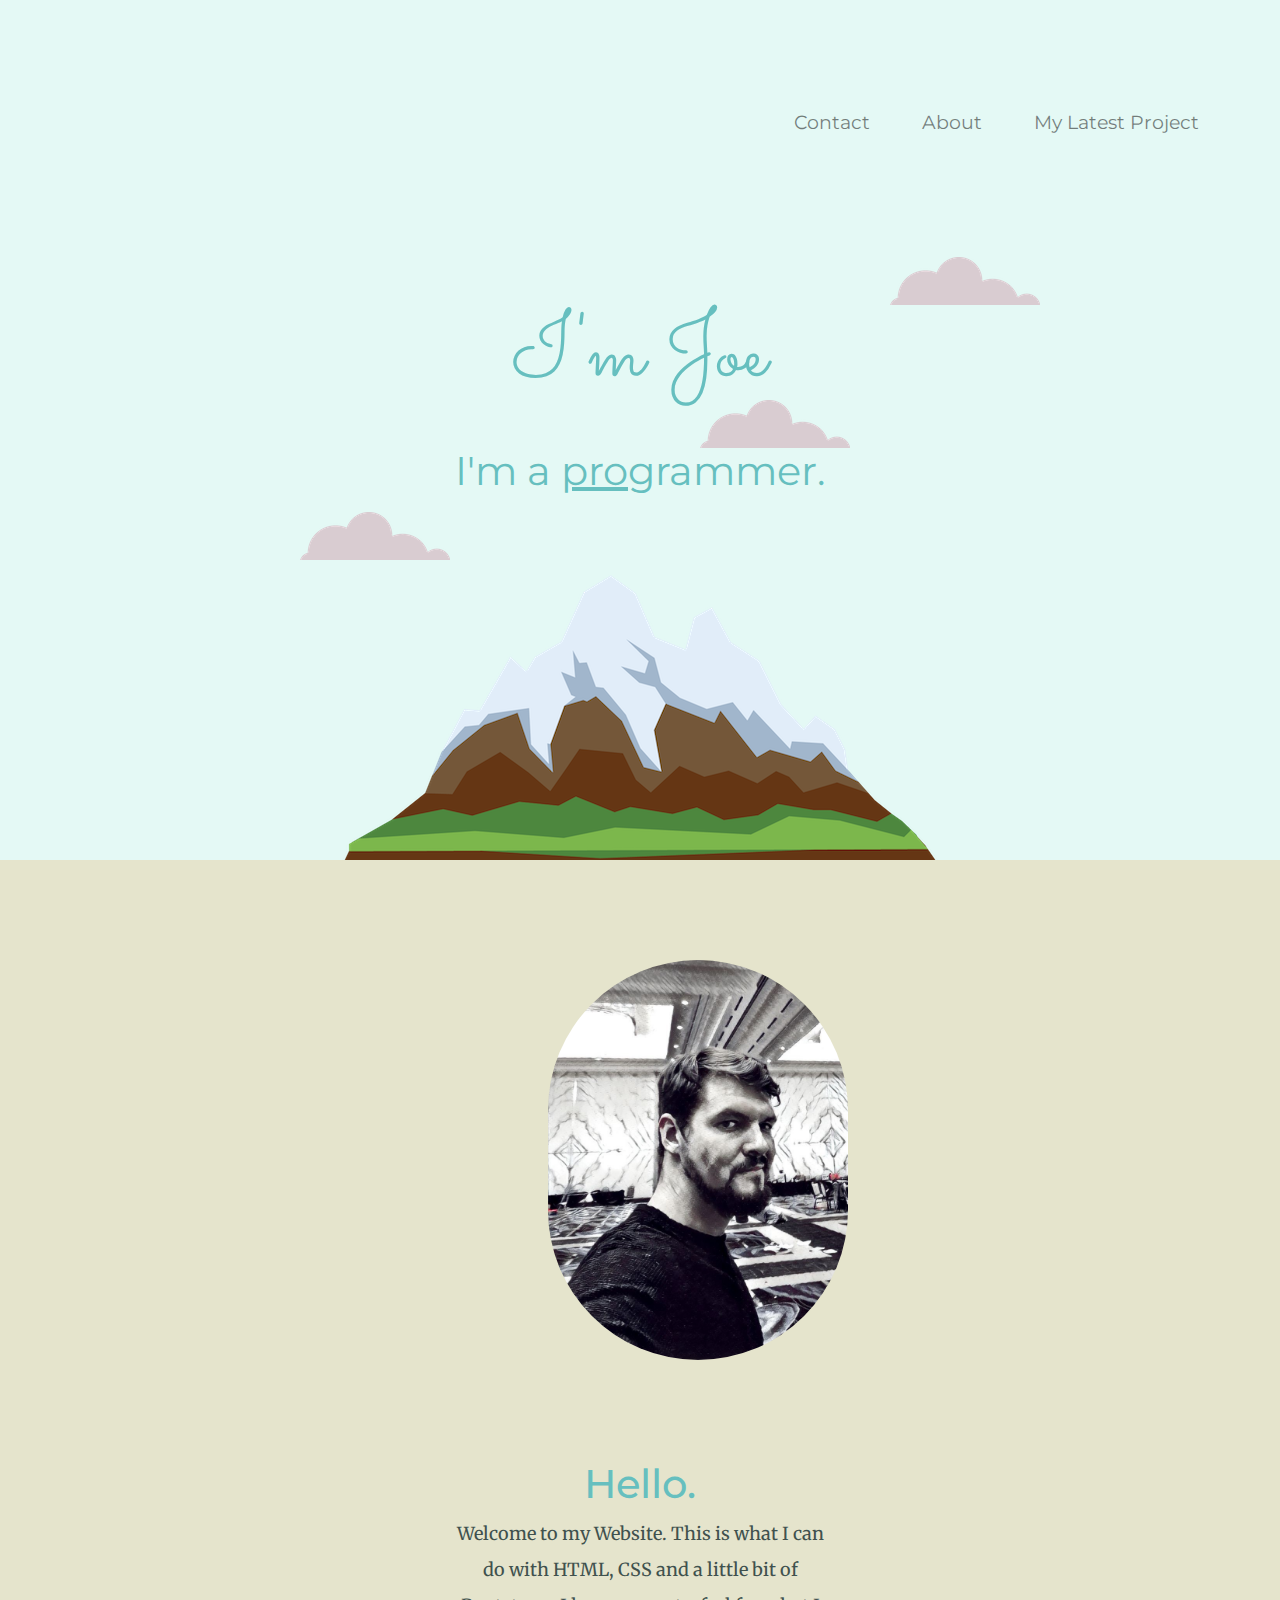
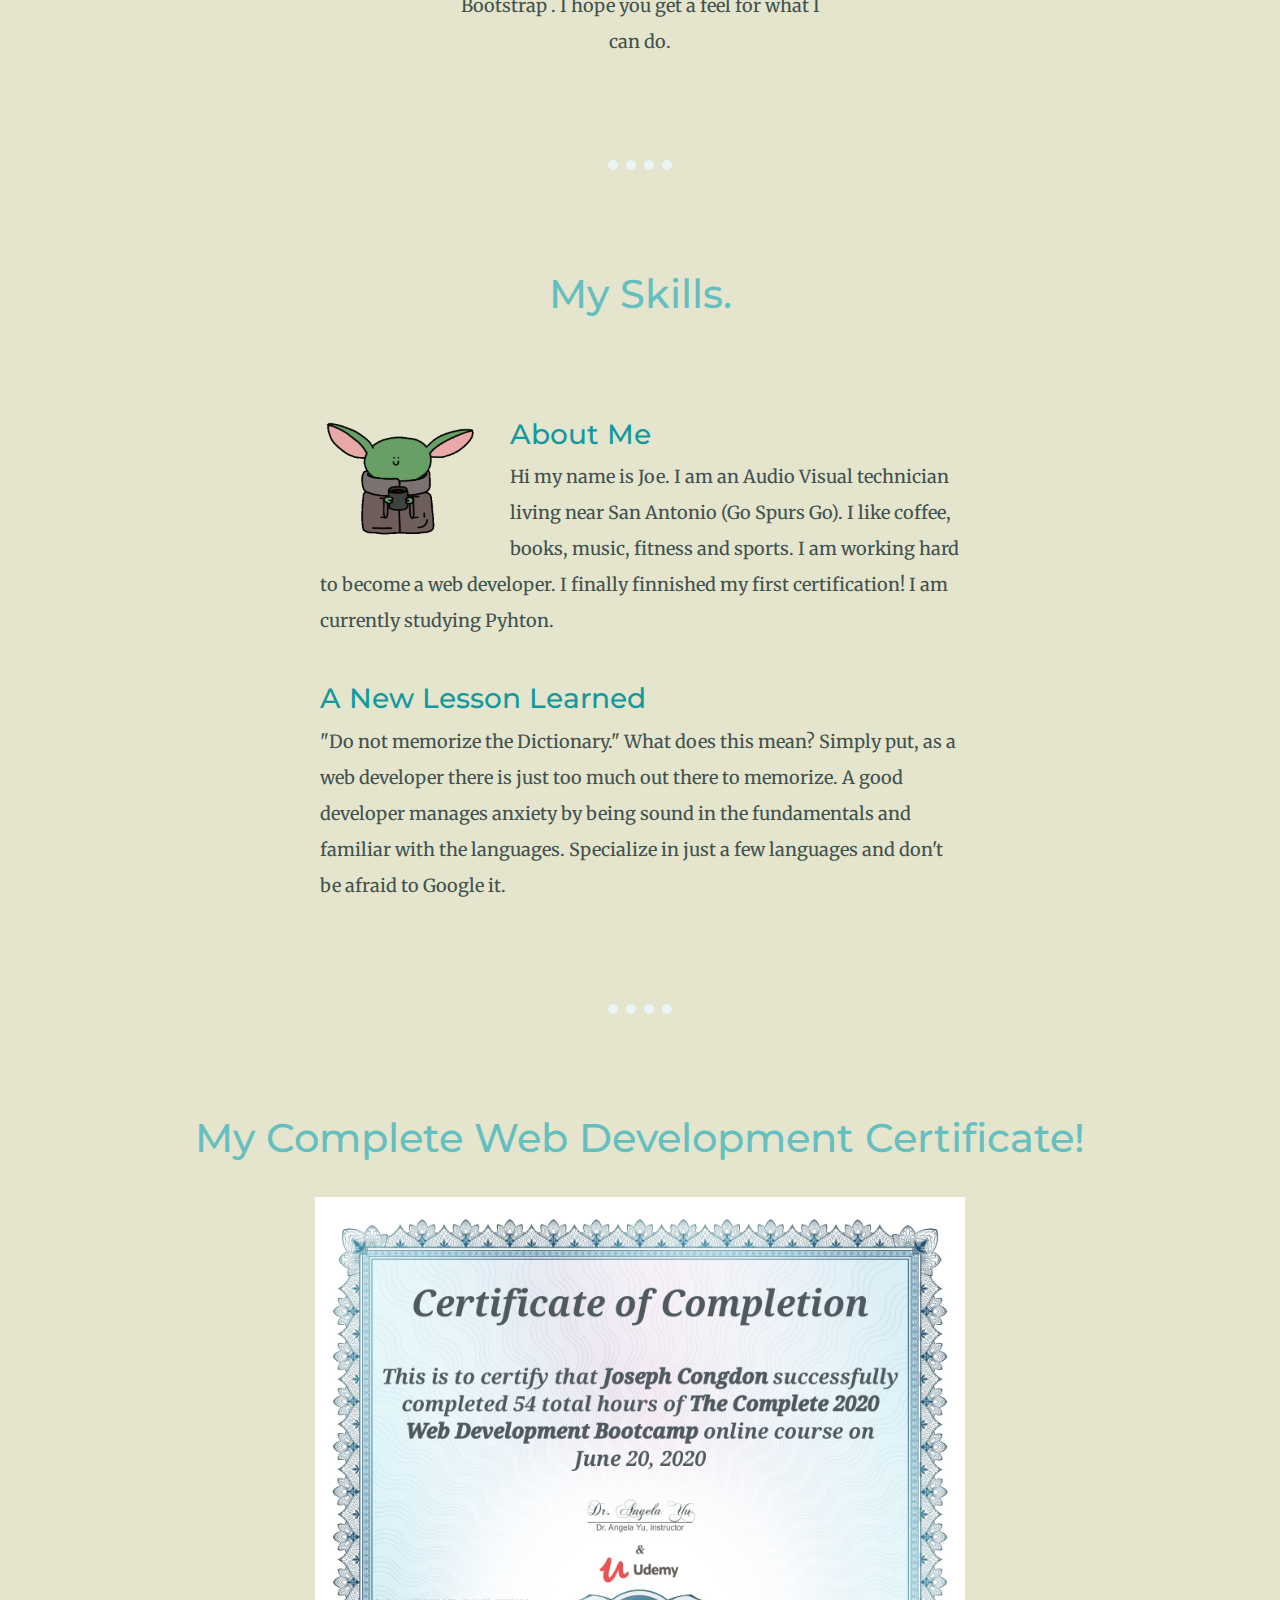
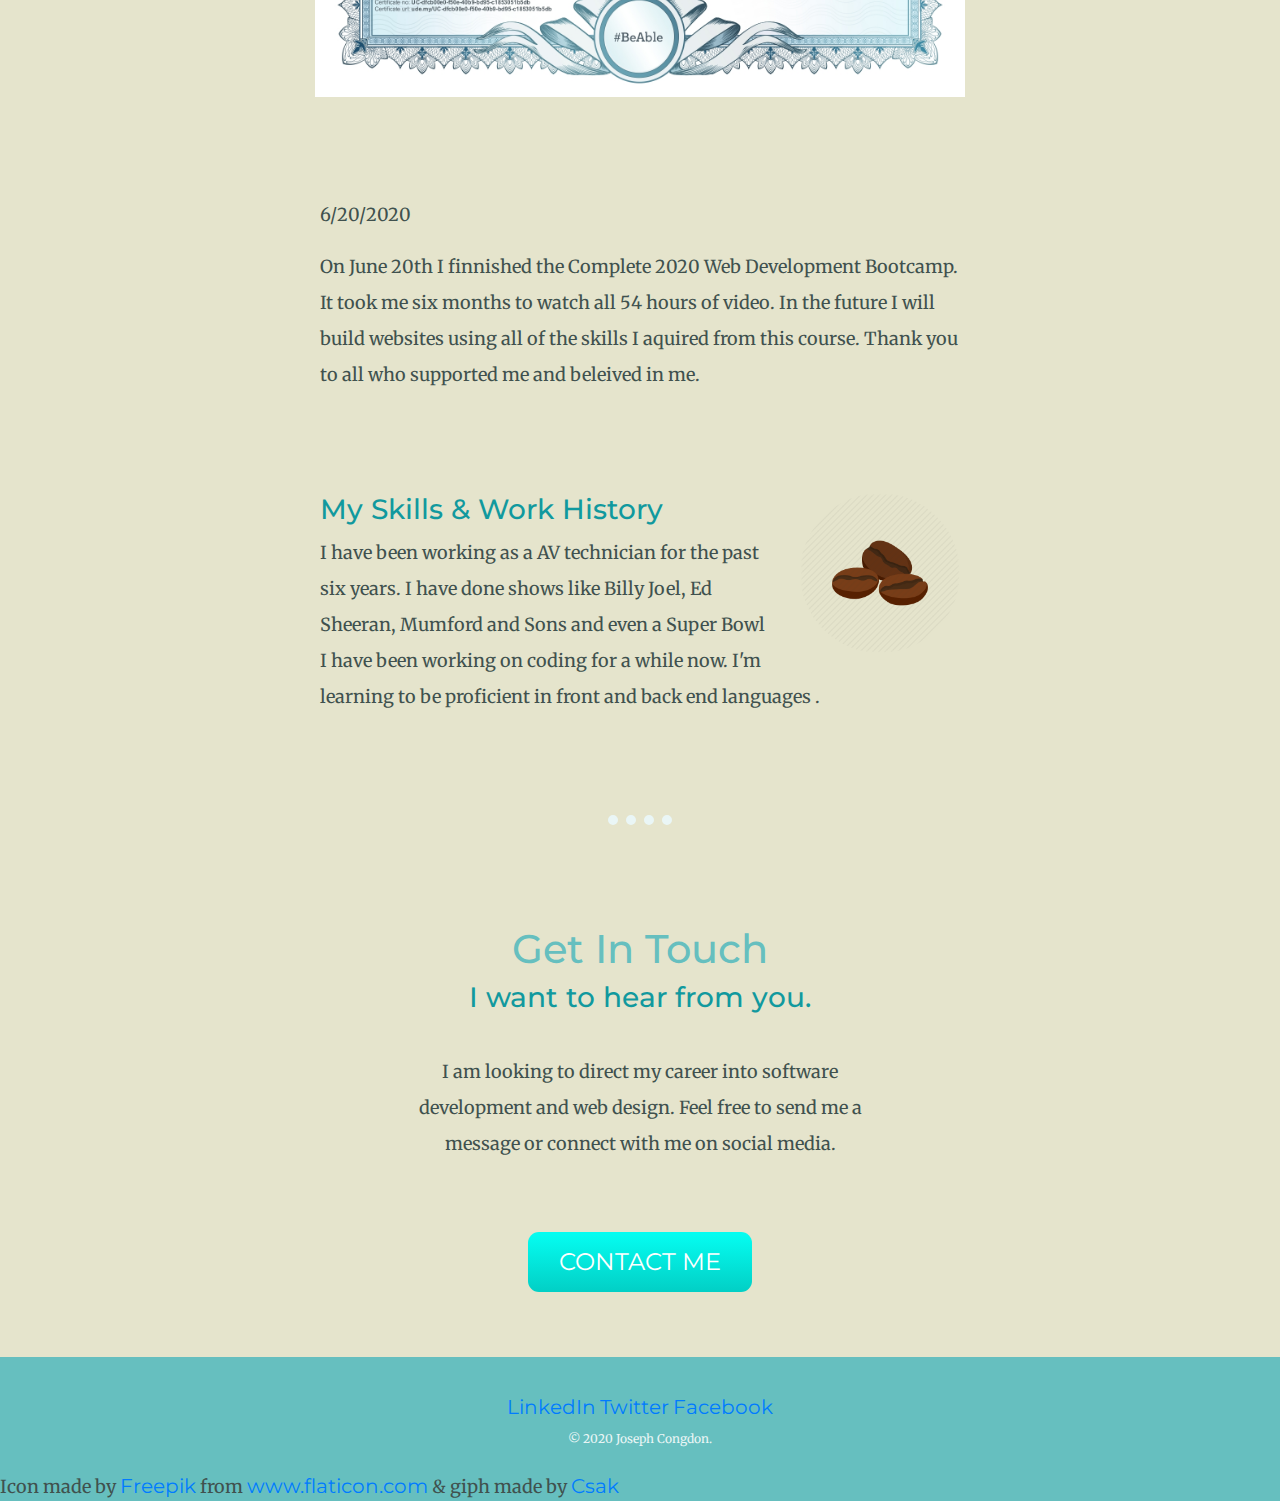
<file: index.html>
<!DOCTYPE html>
<html lang="en" dir="ltr">

<head>
  <meta charset="utf-8">
  <title>Joseph Congdon</title>
  <!-- Bootstrap -->
  <link rel="stylesheet" href="https://stackpath.bootstrapcdn.com/bootstrap/4.4.1/css/bootstrap.min.css" integrity="sha384-Vkoo8x4CGsO3+Hhxv8T/Q5PaXtkKtu6ug5TOeNV6gBiFeWPGFN9MuhOf23Q9Ifjh" crossorigin="anonymous">
  <link rel="icon" href="favicon.ico">
  <!-- Google Fonts -->
  <link href="https://fonts.googleapis.com/css?family=Merriweather|Montserrat|Sacramento&display=swap" rel="stylesheet">
  <!-- Bootstrap -->
  <script src="https://code.jquery.com/jquery-3.4.1.slim.min.js" integrity="sha384-J6qa4849blE2+poT4WnyKhv5vZF5SrPo0iEjwBvKU7imGFAV0wwj1yYfoRSJoZ+n" crossorigin="anonymous"></script>
  <script src="https://cdn.jsdelivr.net/npm/popper.js@1.16.0/dist/umd/popper.min.js" integrity="sha384-Q6E9RHvbIyZFJoft+2mJbHaEWldlvI9IOYy5n3zV9zzTtmI3UksdQRVvoxMfooAo" crossorigin="anonymous"></script>
  <script src="https://stackpath.bootstrapcdn.com/bootstrap/4.4.1/js/bootstrap.min.js" integrity="sha384-wfSDF2E50Y2D1uUdj0O3uMBJnjuUD4Ih7YwaYd1iqfktj0Uod8GCExl3Og8ifwB6" crossorigin="anonymous"></script>
  <link rel="stylesheet" href="css/styles.css">
</head>

<body>
  <!-- Top Box -->
  <div class="top-container">
    <!-- Nav Bar -->
    <nav class="navbar navbar-expand-lg navbar-light">

      <!-- <a class="navbar-brand" href="">Joe</a> -->
      <button class="navbar-toggler" type="button" data-toggle="collapse" data-target="#navbarNav" aria-controls="navbarNav" aria-expanded="false" aria-label="Toggle navigation">
        <span class="navbar-toggler-icon"></span>
      </button>
      <div class="collapse navbar-collapse" id="navbarNav">
        <ul class="navbar-nav ml-auto">
          <li class="nav-item">
            <a class="nav-link" href="#Contact">Contact</a>
          </li>
          <li class="nav-item">
            <a class="nav-link" href="#About">About</a>
          </li>
          <li class="nav-item">
            <a class="nav-link" href="https://josephcongdon.github.io/simongame/">My Latest Project</a>
          </li>
        </ul>
      </div>
    </nav>

    <img class="top-cloud" src="images/cloud.png" style="--i:1;" alt="cloud-img">
    <h1>I'm Joe</h1>
    <img class= "mid-cloud" src="images/cloud.png" alt="cloud-img">
    <h2 class="subtitle">I'm a <span class="pro">pro</span>grammer.</h2>
    <img class="bottom-cloud" src="images/cloud.png" alt="cloud-img">
    <img class="mountain" src="images/mountain.png" alt="mountain-img">
  </div>
  <!-- Introduction -->
  <div class="middle-container">
    <div class="intro">
      <img class="grey-joe" src="images/grey-joe.jpg" alt="grey-joe">
      <h2>Hello.</h2>
      <p>Welcome to my Website. This is what I can do with HTML, CSS and a little bit of Bootstrap . I hope you get a feel for what I can do. </p>
    </div>

    <hr>
    <!-- Skills Box -->
    <section id="About">

      <div class="skills">
        <h2>My Skills.</h2>
        <div class="skill-row">
          <img class="yoda" src="images/yoda.gif" alt="">
          <h3>About Me</h3>
          <p>Hi my name is Joe. I am an Audio Visual technician living near San Antonio (Go Spurs Go). I like coffee, books, music, fitness and sports.
            I am working hard to become a web developer. I finally finnished my first certification! I am currently studying Pyhton.</p>
            <br>
            <h3>A New Lesson Learned</h3>
            <p>"Do not memorize the Dictionary." What does this mean? Simply put, as a web developer there is just too much out there to memorize.
              A good developer manages anxiety by being sound in the fundamentals and familiar with the languages. 
            Specialize in just a few languages and don't be afraid to Google it.</p>
        </div>
        <hr>
        <div class="certificate">
          <h2>My Complete Web Development Certificate!</h2>
          <br>
          <img class="udemy-certificate" src="images/web-development-completion-certificate.jpg" alt="web development certificate">
          <br>

          <div class="newsletter">
            <p>6/20/2020</p>
            <p>On June 20th I finnished the Complete 2020 Web Development Bootcamp. It took me six months to watch all 54 hours of video. In the future I will build websites using all of the skills I aquired from this course. Thank you to all who
              supported me and beleived in me.</p>
          </div>
        </div>
        <div class="skill-row">
          <img class="coffee" src="images/coffee.jpg" alt="">
          <!--      <img class="book" src="images/book.png" alt="">
        <img class="guitar" src="images/guitar.png" alt=""> -->
          <h3>My Skills & Work History</h3>
          <p>I have been working as a AV technician for the past six years. I have done shows like Billy Joel, Ed Sheeran, Mumford and Sons and even a Super Bowl
            I have been working on coding for a while now. I'm learning to be proficient in front and back end languages . </p>
        </div>
      </div>
    </section>

    <hr>
    <!-- Contact Me -->
    <section id="Contact">

      <div class="contact-me">
        <h2>Get In Touch</h2>
        <h3>I want to hear from you.</h3>
        <p class="contact-message"> I am looking to direct my career into software development and web design. Feel free to send me a message or connect with me on social media. </p>
        <a class="button" href="mailto:jocongdon@yahoo.com">CONTACT ME</a>
      </div>
  </div>

  <!-- Social Network Buttons -->
  <div class="bottom-container">
    <a href="https://www.linkedin.com/in/joseph-congdon-701716107/">LinkedIn</a>
    <a href="https://twitter.com/joe_congdon">Twitter</a>
    <a href="https://www.facebook.com/joseph.b.congdon">Facebook</a>
    <p class="signature">© 2020 Joseph Congdon.</p>
  </div>
  </section>
  <!-- Footer -->
  <footer class="footer">Icon made by <a href="https://www.flaticon.com/authors/freepik" title="Freepik">Freepik</a> from <a href="https://www.flaticon.com/" title="Flaticon"> www.flaticon.com</a>
    & giph made by <a href="https://gph.is/st/ELoPQ1m" title="Csak">Csak</a>
  </footer>

  <script src="index.js" charset="utf-8"></script>
</body>

</html>
</file>
<file: css/styles.css>
body {
  text-align: center;
  margin: 0;
  font-family: 'Merriweather', serif;
  font-size: 18px;
  color: #40514E;
}

h1 {
  margin: 50px auto 0 auto;
  font-family: 'Sacramento', cursive;
  line-height: 2;
  font-size: 5.625rem;
  color: #66BFBF;
}

h2 {
  font-family: 'Montserrat', sans-serif;
  font-size: 2.5rem;
  color: #66BFBF;
}

h3 {
  color: #11999E;
  font-family: 'Montserrat', sans-serif;
}

hr {
  border-style: none;
  border-top-style: dotted;
  border-color: #EAF6F6;
  border-width: 10px;
  width: 5%;
  margin: 100px auto;
}

p {
  line-height: 2;
}
/* Navigation Bar */
.navbar {
  padding: 0 0 4.5rem;
}

#navbarNav{
  padding-right: 55px;
}

.navbar-brand {
  font-family: 'Sacramento', cursive;
  font-size: 2.5rem;
  font-weight: bold;
  color: #66BFBF;
  margin-left: 2.5rem;
}

.nav-item {
  padding: 0 18px;
}

.nav-link {
  font-size: 1.2rem;
  font-family: "Montserrat";
  color:  #66BFBF;
}

.top-container {
  background-color: #e4f9f5;
  position: relative;
  padding-top: 100px;
}

.middle-container {
  background-color: #e5e4cc;
  position: relative;
}

/*#7fa998  #dcffcc*/
.intro {
  width: 30%;
  margin: auto;
}


.skill-row {
  width: 50%;
  margin: 100px auto 100px auto;
  text-align: left;
}

.newsletter {
  width: 50%;
  margin: 100px auto 100px auto;
  text-align: left;
}

.contact-me {

}

.contact-message {
  width: 40%;
  margin: 40px auto 60px;
}

.bottom-container {
  background-color: #66BFBF;
  position: relative;
  padding: 35px 0px 15px;
  margin-bottom: 0px;
  color: #11999E;
}

.udemy-certificate{
  height:500px;
  width: 650px;
}

a {
  font-family: 'Montserrat', sans-serif;
  font-size: 20px;
  margin-left: 10px 20px;
  text-decoration: none;
}

a:hover {
  color: #EAF6F6
}

.subtitle {
  font-weight: normal;
}

.pro {
  text-decoration: underline;
}

.mountain {
  position: relative;
  top: 5px;
}

.top-cloud {
  position: absolute;
  margin-left: 250px;
  margin-top: 40px;
  animation: animate 9s linear infinite;
}


.mid-cloud{
  position: absolute;
  top: 400px;
  left: 700px;
  animation: animate 8s linear infinite;
}

.bottom-cloud {
  position: absolute;
  left: 300px;
  bottom: 300px;
  animation: animate 7s linear infinite;
}
@keyframes animate
{
  0%
  {
    transform: translateX(-100%);
    opacity: .1;
  }
  50%{
    opacity: 1;
  }
  100%
  {
    transform: translateX(100%);
    opacity: .1;
  }
}


.grey-joe {
  border-radius: 300px;
  width: 300px;
  height: 400px;
  margin: 100px;
}

.coffee {
  border-radius: 80%;
  width: 25%;
  float: right;
  margin-left: 30px;
}

.book {
  width: 200px;
  height: 200px;
  position: absolute;
  left: 640px;
}

.guitar {
  width: 200px;
  height: 200px;
  position: relative;
  left: 380px;
}

.yoda {
  float: left;
  margin-right: 30px;
  width: 25%;
}

.button {
  background: linear-gradient(to bottom, #05fcf0 5%, #02cfc5 100%);
  background-color: #05fcf0;
  border-radius: 11px;
  display: inline-block;
  cursor: pointer;
  color: #ffffff;
  font-family: 'Montserrat', sans-serif;
  font-size: 24px;
  padding: 12px 31px;
  text-decoration: none;
  margin: 10px 0 65px 0;
}

.button:hover {
  background: linear-gradient(to bottom, #02cfc5 5%, #05fcf0 100%);
  background-color: #02cfc5;
}

.button:active {
  position: relative;
  top: 1px;
}

.footer {
  background-color: #66BFBF;
  position: relative;
  text-align: left;
}

.signature {
  color: #EAF6F6;
  font-size: 0.75rem;
  margin: 5px 0px;
}
</file>
